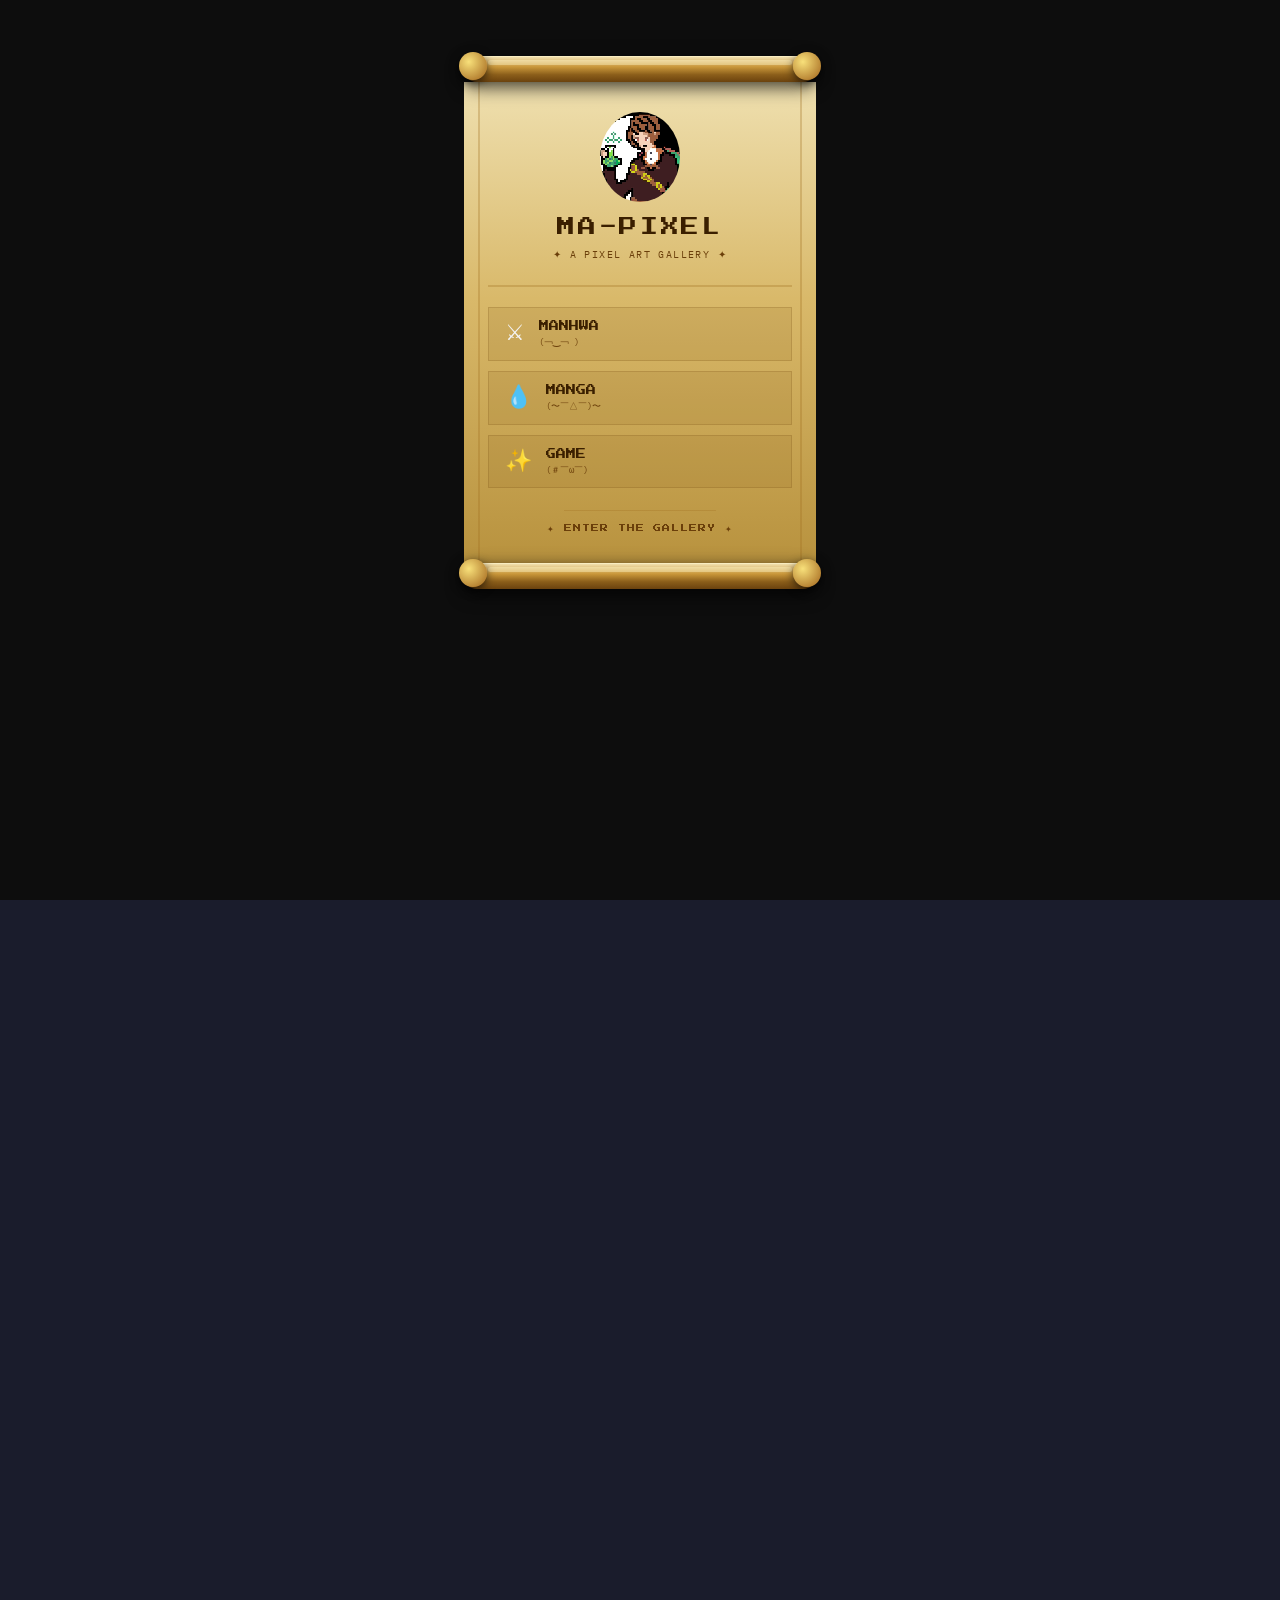
<file: Pixel_art.html>
<!DOCTYPE html>
<html lang="en">
<head>
  <meta charset="UTF-8">
  <meta name="viewport" content="width=device-width, initial-scale=1.0">
  <title>MA-PIXEL</title>
  <link rel="preconnect" href="https://fonts.googleapis.com">
  <link href="https://fonts.googleapis.com/css2?family=Press+Start+2P&family=IBM+Plex+Mono:wght@400;500&family=VT323&display=swap" rel="stylesheet">
  <link rel="stylesheet" href="pixel_art.css">
</head>
<body>

  <!-- ══════════════════════════════════════════
       INTRO OVERLAY
       ══════════════════════════════════════════ -->
  <div id="intro-overlay">
    <div id="intro-scroll-wrap">

      <!-- Top rod (always visible first) -->
      <div class="scroll-rod" id="intro-rod-top">
        <div class="rod-shine"></div>
        <div class="rod-cap rod-cap-left"></div>
        <div class="rod-cap rod-cap-right"></div>
      </div>

      <!-- Body that unrolls downward -->
      <div id="intro-body">
        <div class="intro-parchment">
          <div class="intro-deco-line left"></div>
          <div class="intro-deco-line right"></div>

          <div class="intro-title-block">
            <img src="gambar/PROFILE.jpg" alt="" class="intro-sprite"
                 onerror="this.style.display='none'">
            <div class="intro-name">MA-PIXEL</div>
            <div class="intro-sub">✦ A PIXEL ART GALLERY ✦</div>
          </div>

          <div class="intro-entries">
            <div class="intro-entry">
              <span class="intro-icon">⚔</span>
              <div>
                <div class="intro-entry-title">MANHWA</div>
                <div class="intro-entry-sub">(￢‿￢ )</div>
              </div>
            </div>
            <div class="intro-entry">
              <span class="intro-icon">💧</span>
              <div>
                <div class="intro-entry-title">MANGA</div>
                <div class="intro-entry-sub">(〜￣△￣)〜</div>
              </div>
            </div>
            <div class="intro-entry">
              <span class="intro-icon">✨</span>
              <div>
                <div class="intro-entry-title">GAME</div>
                <div class="intro-entry-sub">(＃￣ω￣)</div>
              </div>
            </div>
          </div>

          <div class="intro-divider"></div>
          <div class="intro-enter">✦ ENTER THE GALLERY ✦</div>
          <div style="height:28px"></div>
        </div>
      </div>

      <!-- Bottom rod — fades in after body opens -->
      <div class="scroll-rod" id="intro-rod-bottom">
        <div class="rod-shine"></div>
        <div class="rod-cap rod-cap-left"></div>
        <div class="rod-cap rod-cap-right"></div>
      </div>

    </div>
  </div>

  <!-- ══════════════════════════════════════════
       MAIN PAGE (hidden until intro done)
       ══════════════════════════════════════════ -->
  <div id="main-page">

    <!-- HEADER -->
    <div class="pixelhead">
      <h1><span>MA-PIXEL</span></h1>
      <p>Characters I made myself, inspired by manga and manhwa that I read.</p>
    </div>

    <!-- ══════════════════════════════════════════
         PIXEL ART CAROUSEL
         Gambar diambil dari folder: character_pixel/
         ══════════════════════════════════════════ -->
    <div class="px-carousel-section">
      <p class="px-carousel-label">▓ GALLERY PREVIEW ▓</p>

      <!-- Baris 1 — bergerak ke kiri -->
      <div class="px-track-wrap">
        <div class="px-track px-track--left">
          <div class="px-card" style="--r:-8deg;"><img src="character_pixel/aela_large.png" alt="Aela"><div class="px-card-label">AELA</div></div>
          <div class="px-card" style="--r:5deg;"><img src="character_pixel/Alchemist.jpg" alt="Alchemist"><div class="px-card-label">ALCHEMIST</div></div>
          <div class="px-card" style="--r:-12deg;"><img src="character_pixel/alduin_large.png" alt="Alduin"><div class="px-card-label">ALDUIN</div></div>
          <div class="px-card" style="--r:9deg;"><img src="character_pixel/Campfire.gif" alt="Campfire"><div class="px-card-label">CAMPFIRE</div></div>
          <div class="px-card" style="--r:-5deg;"><img src="character_pixel/ceciro_large.png" alt="Ceciro"><div class="px-card-label">CECIRO</div></div>
          <div class="px-card" style="--r:14deg;"><img src="character_pixel/coffe_shop.jpg" alt="Coffee Shop"><div class="px-card-label">COFFEE SHOP</div></div>
          <div class="px-card" style="--r:-10deg;"><img src="character_pixel/corin_sorry.png" alt="Corin"><div class="px-card-label">CORIN</div></div>
          <div class="px-card" style="--r:6deg;"><img src="character_pixel/dragonborn_large.png" alt="Dragonborn"><div class="px-card-label">DRAGONBORN</div></div>
          <!-- Duplikat seamless loop -->
          <div class="px-card" style="--r:-8deg;" aria-hidden="true"><img src="character_pixel/aela_large.png" alt=""><div class="px-card-label">AELA</div></div>
          <div class="px-card" style="--r:5deg;" aria-hidden="true"><img src="character_pixel/Alchemist.jpg" alt=""><div class="px-card-label">ALCHEMIST</div></div>
          <div class="px-card" style="--r:-12deg;" aria-hidden="true"><img src="character_pixel/alduin_large.png" alt=""><div class="px-card-label">ALDUIN</div></div>
          <div class="px-card" style="--r:9deg;" aria-hidden="true"><img src="character_pixel/Campfire.gif" alt=""><div class="px-card-label">CAMPFIRE</div></div>
          <div class="px-card" style="--r:-5deg;" aria-hidden="true"><img src="character_pixel/ceciro_large.png" alt=""><div class="px-card-label">CECIRO</div></div>
          <div class="px-card" style="--r:14deg;" aria-hidden="true"><img src="character_pixel/coffe_shop.jpg" alt=""><div class="px-card-label">COFFEE SHOP</div></div>
          <div class="px-card" style="--r:-10deg;" aria-hidden="true"><img src="character_pixel/corin_sorry.png" alt=""><div class="px-card-label">CORIN</div></div>
          <div class="px-card" style="--r:6deg;" aria-hidden="true"><img src="character_pixel/dragonborn_large.png" alt=""><div class="px-card-label">DRAGONBORN</div></div>
        </div>
      </div>

      <!-- Baris 2 — bergerak ke kanan -->
      <div class="px-track-wrap">
        <div class="px-track px-track--right">
          <div class="px-card" style="--r:11deg;"><img src="character_pixel/edd_large.png" alt="Edd"><div class="px-card-label">EDD</div></div>
          <div class="px-card" style="--r:-7deg;"><img src="character_pixel/erik_large.png" alt="Erik"><div class="px-card-label">ERIK</div></div>
          <div class="px-card" style="--r:4deg;"><img src="character_pixel/erin_danua_LARGE.png" alt="Erin Danua"><div class="px-card-label">ERIN DANUA</div></div>
          <div class="px-card" style="--r:-13deg;"><img src="character_pixel/kazuma_XL.png" alt="Kazuma"><div class="px-card-label">KAZUMA</div></div>
          <div class="px-card" style="--r:8deg;"><img src="character_pixel/LP3I_Char2.png" alt="LP3I Char"><div class="px-card-label">LP3I CHAR</div></div>
          <div class="px-card" style="--r:-4deg;"><img src="character_pixel/lucy_robe_and_hat.png" alt="Lucy"><div class="px-card-label">LUCY</div></div>
          <div class="px-card" style="--r:15deg;"><img src="character_pixel/Rayna.jpg" alt="Rayna"><div class="px-card-label">RAYNA</div></div>
          <div class="px-card" style="--r:-9deg;"><img src="character_pixel/serana_large.png" alt="Serana"><div class="px-card-label">SERANA</div></div>
          <!-- Duplikat seamless loop -->
          <div class="px-card" style="--r:11deg;" aria-hidden="true"><img src="character_pixel/edd_large.png" alt=""><div class="px-card-label">EDD</div></div>
          <div class="px-card" style="--r:-7deg;" aria-hidden="true"><img src="character_pixel/erik_large.png" alt=""><div class="px-card-label">ERIK</div></div>
          <div class="px-card" style="--r:4deg;" aria-hidden="true"><img src="character_pixel/erin_danua_LARGE.png" alt=""><div class="px-card-label">ERIN DANUA</div></div>
          <div class="px-card" style="--r:-13deg;" aria-hidden="true"><img src="character_pixel/kazuma_XL.png" alt=""><div class="px-card-label">KAZUMA</div></div>
          <div class="px-card" style="--r:8deg;" aria-hidden="true"><img src="character_pixel/LP3I_Char2.png" alt=""><div class="px-card-label">LP3I CHAR</div></div>
          <div class="px-card" style="--r:-4deg;" aria-hidden="true"><img src="character_pixel/lucy_robe_and_hat.png" alt=""><div class="px-card-label">LUCY</div></div>
          <div class="px-card" style="--r:15deg;" aria-hidden="true"><img src="character_pixel/Rayna.jpg" alt=""><div class="px-card-label">RAYNA</div></div>
          <div class="px-card" style="--r:-9deg;" aria-hidden="true"><img src="character_pixel/serana_large.png" alt=""><div class="px-card-label">SERANA</div></div>
        </div>
      </div>

    </div><!-- end px-carousel-section -->

    <!-- ── SCROLL BANNER: full-width parchment background ── -->
    <div id="scroll-banner">

      <!-- Top rod, full width -->
      <div class="banner-rod" id="banner-rod-top">
        <div class="rod-shine"></div>
        <div class="rod-cap rod-cap-left"></div>
        <div class="rod-cap rod-cap-right"></div>
      </div>

      <!-- Parchment body: grows with content -->
      <div id="banner-body">

        <!-- Content wrapper (max-width for readability, centered) -->
        <div class="content-wrap">

          <!-- ═══ SECTION: CORIN & ERIN ═══ -->
          <section class="corin-section">
            <div class="section-label">
              <h2><a href="https://i-killed-the-player-of-the-academy.fandom.com/wiki/I_Killed_the_Player_of_the_Academy_Wiki" target="_blank">I Killed Academy Player ↗</a></h2>
            </div>
            <div class="corin-grid">
              <div class="corin-video-wrap">
                <div class="video-frame">
                  <video autoplay muted loop>
                    <source src="gambar/erin & corin.mp4" type="video/mp4">
                  </video>
                </div>
              </div>
              <div class="corin-text">
                <h2><a href="https://i-killed-the-player-of-the-academy.fandom.com/wiki/I_Killed_the_Player_of_the_Academy_Wiki" target="_blank">I Killed Academy Player</a></h2>
                <p>This pixel art is from the manhwa <b>I Killed Academy Player</b>. The characters are Corin Loch (the man in a white t-shirt and brown vest) and Erin Danua. They start as teacher and student, but their relationship slowly grows into something more romantic.</p>
              </div>
              <div class="corin-covers">
                <div class="cover-img"><img src="gambar/Erin.webp" alt="Erin cover"></div>
                <div class="cover-img"><img src="gambar/corincover2.webp" alt="Corin cover"></div>
              </div>
            </div>
          </section>

          <!-- ═══ SECTION: LLYOD ═══ -->
          <section class="llyod-section">
            <div class="section-label">
              <h2><a href="https://dragonschef.fandom.com/wiki/The_Greatest_Estate_Developer_Wiki" target="_blank">The Greatest Estate Developer ↗</a></h2>
            </div>
            <div class="llyod-grid">
              <div class="llyod-gif-wrap">
                <div class="llyod-gif-frame">
                  <img src="gambar/llyod IS WATER.gif" alt="Llyod pixel art animation">
                </div>
              </div>
              <div class="llyod-article">
                <h2><a href="https://dragonschef.fandom.com/wiki/The_Greatest_Estate_Developer_Wiki" target="_blank">The Greatest Estate Developer</a></h2>
                <h3 class="slogan">"WATER IS GOOD"<br>"LLYOD IS WATER"<br>"LLYOD IS GOOD"</h3>
                <p>One of the most iconic quotes in this manhwa. You can find it in the hell arc around chapter 95–110. Llyod (the MC) helps a village experiencing drought, but since the villagers don't trust him, he takes an unusual approach — convincing them that "water is good for life, Llyod gives water, so Llyod is good." Read it yourself to understand what "unusual" really means.</p>
              </div>
              <div class="llyod-cover-wrap">
                <img src="gambar/The_Greatest_Estate_Developer_Volume_1_Cover.jpg" alt="cover">
              </div>
            </div>
          </section>

          <!-- ═══ SECTION: EDD & LUCY ═══ -->
          <section class="edd-section">
            <div class="section-label">
              <h2><a href="https://academysurvival.fandom.com/wiki/The_Extra%E2%80%99s_Academy_Survival_Guide_Wiki" target="_blank">The Extra's Academy Survival Guide ↗</a></h2>
            </div>
            <div class="edd-grid">
              <div class="edd-video-wrap">
                <div class="video-frame">
                  <video autoplay muted loop>
                    <source src="gambar/ed_Crisis_Identity (1).mp4" type="video/mp4">
                  </video>
                </div>
              </div>
              <div class="edd-text">
                <h2><a href="https://academysurvival.fandom.com/wiki/The_Extra%E2%80%99s_Academy_Survival_Guide_Wiki" target="_blank">The Extra's Academy Survival Guide</a></h2>
                <p>The characters in this pixel art are Ed Rosthaylor (the yellow-haired guy), the MC by the way, and Lucy Mayreel (the magical girl). In the lore, Lucy was close to Ed at first because Edd had a cabin in the academy forest and Lucy really liked sleeping or relaxing around the cabin.<br><b style="color: aliceblue;">Context of the dialogue in Lucy's bubble chat:</b> at the beginning of the story, the reader does not know the name or surname of Ed (MC), where in the dialogue, Ed's last name is censored like this "Ed *******or" so that the readers, or perhaps more precisely, readers in Indonesia, name Ed's last name according to their wishes as a joke, they say "the important thing is that the end of his name is 'or'."</p>
              </div>
              <div class="edd-covers">
                <div class="cover-img"><img src="gambar/eddcover.jpg" alt="Edd cover"></div>
                <div class="cover-img"><img src="gambar/eddcover1.jpg" alt="Edd cover"></div>
              </div>
            </div>
          </section>

          <!-- Burger Bangor Section -->
            <section class="bangor-section">
            <div class="section-label">
              <h2><a href="https://burgerbangorindonesia.com/" target="_blank">BURGER BANGOR ↗</a></h2>
            </div>
            <div class="bangor-grid">
              <div class="bangor-video-wrap">
                <div class="video-frame">
                  <img src="gambar/mockup_bangor.png" alt="Mockup Product" class="bangor">
                </div>
              </div>
              <div class="bangor-text">
                <h2><a href="https://burgerbangorindonesia.com/" target="_blank">BURGER BANGOR GRILL BOX DESIGN</a></h2>
                <p>I created this packaging design for a competition held by Bangor Burger, a fairly large local burger chain in Indonesia.
                  <br>
                I created this design using only four colors,</p>
                <ul>
                  <li>GreenYellow(97CC00FF)</li>
                  <li>Sage Green(8BB68AFF)</li>
                  <li>Olive Green(54612BFF)</li>
                  <li>Black Out(222222FF)</li>
                </ul>

                <p> as per their requirements, taken from their main brand colors, with their chosen theme of "Bangor Culture Today
                (Share What We Live)." This theme focuses on people's activities with a Bangor burger as a companion. So, I created pixel art that illustrates people's activities like ordering food, going to or from work,
                and looking at computers—things we often encounter around us.</p>
              </div>
              <div class="bangor-covers">
                <div class="cover-img"><img src="gambar/box_final.png" alt="Box Design"></div>
                <div class="cover-img"><img src="gambar/TEMPLATE GRILL BOX.jpg" alt="Template Grill Box"></div>
              </div>
            </div>
          </section>

          <!-- Balcon section--> 

          <section class="balcon-section">
            <div class="section-label">
              <h2>The Balcon (OG Art) ↗</h2>
            </div>
            <div class="balcon-grid">
              <div class="balcon-gif-wrap">
                <div class="balcon-gif-frame">
                  <img src="gambar/Balcon.gif" alt="Balcon pixel art animation">
                </div>
              </div>
              <div class="balcon-article">
                <h2>The Balcon</h2>
                <p>
                  This is an original piece of pixel art I created. 
                  It depicts someone gazing out at the bustling city while enjoying a cup of coffee on their balcony. 
                  I used a limited number of frames, giving the animation a somewhat rough look, but I really enjoy the piece; 
                  I even use it as my phone wallpaper since I designed the aspect ratio to fit mobile devices perfectly.
                </p>
              </div>
            </div>
           
          </section>

          <!--
            ═══════════════════════════════════════
            TAMBAH SECTION BARU DI SINI
            Cukup copy salah satu section di atas
            dan ganti class prefix-nya
            ═══════════════════════════════════════
          -->

        </div><!-- end content-wrap -->
      </div><!-- end banner-body -->

      <!-- Bottom rod, full width -->
      <div class="banner-rod" id="banner-rod-bottom">
        <div class="rod-shine"></div>
        <div class="rod-cap rod-cap-left"></div>
        <div class="rod-cap rod-cap-right"></div>
      </div>

    </div><!-- end scroll-banner -->
  </div><!-- end main-page -->

  <script>
    var overlay   = document.getElementById('intro-overlay');
    var introBody = document.getElementById('intro-body');
    var mainPage  = document.getElementById('main-page');

    // Phase 1 — open the intro scroll
    setTimeout(function() {
      introBody.classList.add('open');
    }, 500);

    // Phase 2 — fade out intro, show main page
    setTimeout(function() {
      overlay.classList.add('fade-out');
      mainPage.classList.add('visible');
    }, 2900);

    // Phase 3 — remove overlay from layout entirely
    setTimeout(function() {
      overlay.style.display = 'none';
    }, 3900);
  </script>

</body>
</html>
</file>
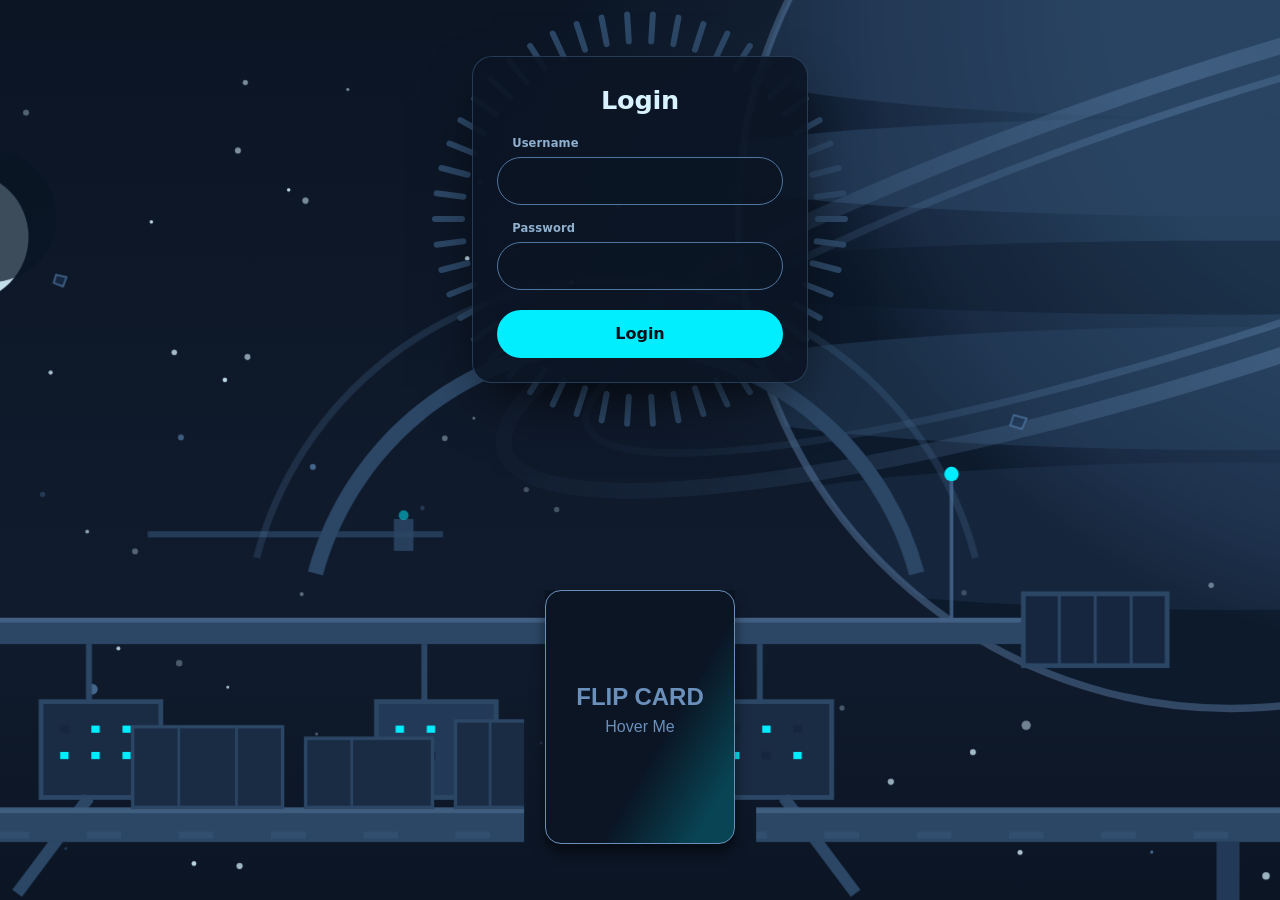
<file: WebTugas/login.html>
<!doctype html>
<html lang="en">
  <head>
    <meta charset="UTF-8" />
    <meta name="viewport" content="width=device-width, initial-scale=1.0" />
    <meta name="color-scheme" content="dark" />
    <meta name="theme-color" content="#0b1524" />
    <title>Login Page</title>
    <link
      href="https://cdn.jsdelivr.net/npm/bootstrap@5.3.8/dist/css/bootstrap.min.css"
      rel="stylesheet"
    />
    <link
      href="https://cdn.jsdelivr.net/npm/bootstrap-icons@1.11.3/font/bootstrap-icons.min.css"
      rel="stylesheet"
    />
    <link rel="stylesheet" href="assets/css/login-parallax.css" />
    <link rel="stylesheet" href="assets/css/login.css" />
    <link rel="stylesheet" href="assets/css/flipCard.css" />
  </head>
  <body>
    <div
      class="px"
      role="img"
      aria-label="Orbital dock at night: a ringed gas giant, layered station structures and running lights over deep space"
    >
      <div class="scene">
        <!-- L1 z:20 - sky, stars, moon, debris streak -->
        <div class="layer" aria-hidden="true" style="--z: 20">
          <svg viewBox="0 0 160 90" preserveAspectRatio="xMidYMid slice">
            <circle
              cx="77.12"
              cy="85.21"
              r="0.2"
              fill="#d8f3ff"
              opacity="0.82"
            />
            <circle
              cx="143.15"
              cy="75.47"
              r="0.21"
              fill="#d8f3ff"
              opacity="0.85"
            />
            <circle
              cx="127.02"
              cy="75.33"
              r="0.2"
              fill="#d8f3ff"
              opacity="0.48"
            />
            <circle
              cx="6.04"
              cy="7.25"
              r="0.12"
              fill="#d8f3ff"
              opacity="0.79"
            />
            <circle
              cx="46.87"
              cy="39.41"
              r="0.18"
              fill="#d8f3ff"
              opacity="0.89"
            />
            <circle
              cx="26.64"
              cy="43.86"
              r="0.14"
              fill="#d8f3ff"
              opacity="0.9"
            />
            <circle
              cx="110.82"
              cy="66.97"
              r="0.37"
              fill="#d8f3ff"
              opacity="0.49"
            />
            <circle
              cx="96.12"
              cy="65.59"
              r="0.21"
              fill="#d8f3ff"
              opacity="0.29"
            />
            <circle
              cx="70.26"
              cy="29.27"
              r="0.11"
              fill="#4f76a1"
              opacity="0.35"
            />
            <circle
              cx="6.88"
              cy="34.42"
              r="0.25"
              fill="#d8f3ff"
              opacity="0.37"
            />
            <circle
              cx="31.41"
              cy="3.36"
              r="0.15"
              fill="#4f76a1"
              opacity="0.8"
            />
            <circle
              cx="40.12"
              cy="70.71"
              r="0.12"
              fill="#d8f3ff"
              opacity="0.85"
            />
            <circle
              cx="10.95"
              cy="25.61"
              r="0.41"
              fill="#d8f3ff"
              opacity="0.58"
              class="tw"
              style="animation-delay: -2.2s"
            />
            <circle
              cx="52.27"
              cy="3.02"
              r="0.13"
              fill="#d8f3ff"
              opacity="0.4"
            />
            <circle
              cx="50.18"
              cy="82.83"
              r="0.12"
              fill="#4f76a1"
              opacity="0.54"
            />
            <circle
              cx="62.64"
              cy="49.63"
              r="0.18"
              fill="#4f76a1"
              opacity="0.37"
            />
            <circle
              cx="48.5"
              cy="15.67"
              r="0.21"
              fill="#d8f3ff"
              opacity="0.53"
            />
            <circle
              cx="119.76"
              cy="82.26"
              r="0.19"
              fill="#d8f3ff"
              opacity="0.38"
            />
            <circle
              cx="44.08"
              cy="86.07"
              r="0.18"
              fill="#d8f3ff"
              opacity="0.26"
            />
            <circle
              cx="4.26"
              cy="29.07"
              r="0.13"
              fill="#d8f3ff"
              opacity="0.66"
            />
            <circle
              cx="44.4"
              cy="78.01"
              r="0.19"
              fill="#d8f3ff"
              opacity="0.88"
            />
            <circle
              cx="43.36"
              cy="44"
              r="0.24"
              fill="#4f76a1"
              opacity="0.73"
              class="tw"
              style="animation-delay: -2s"
            />
            <circle
              cx="147.07"
              cy="79.25"
              r="0.41"
              fill="#d8f3ff"
              opacity="0.8"
            />
            <circle
              cx="21.62"
              cy="46.84"
              r="0.2"
              fill="#d8f3ff"
              opacity="0.5"
            />
            <circle
              cx="17.89"
              cy="69.32"
              r="0.14"
              fill="#4f76a1"
              opacity="0.62"
            />
            <circle
              cx="43.22"
              cy="62.02"
              r="0.26"
              fill="#d8f3ff"
              opacity="0.3"
            />
            <circle
              cx="38.37"
              cy="60.84"
              r="0.16"
              fill="#d8f3ff"
              opacity="0.78"
            />
            <circle
              cx="88.57"
              cy="66.84"
              r="0.33"
              fill="#4f76a1"
              opacity="0.54"
            />
            <circle
              cx="50.86"
              cy="68.75"
              r="0.11"
              fill="#d8f3ff"
              opacity="0.68"
            />
            <circle
              cx="5.65"
              cy="6.99"
              r="0.21"
              fill="#d8f3ff"
              opacity="0.33"
            />
            <circle
              cx="4.54"
              cy="77.85"
              r="0.17"
              fill="#4f76a1"
              opacity="0.89"
              class="tw"
              style="animation-delay: -2.9s"
            />
            <circle
              cx="27.28"
              cy="61.61"
              r="0.17"
              fill="#d8f3ff"
              opacity="0.45"
              class="tw"
              style="animation-delay: -0.5s"
            />
            <circle cx="41" cy="26.8" r="0.14" fill="#d8f3ff" opacity="0.87" />
            <circle
              cx="72.12"
              cy="68.38"
              r="0.13"
              fill="#4f76a1"
              opacity="0.29"
            />
            <circle
              cx="106.16"
              cy="75.66"
              r="0.22"
              fill="#d8f3ff"
              opacity="0.56"
            />
            <circle
              cx="47.1"
              cy="63.93"
              r="0.12"
              fill="#d8f3ff"
              opacity="0.77"
            />
            <circle cx="53" cy="56.5" r="0.16" fill="#d8f3ff" opacity="0.38" />
            <circle
              cx="84.41"
              cy="85.92"
              r="0.22"
              fill="#4f76a1"
              opacity="0.45"
            />
            <circle
              cx="67.24"
              cy="23.57"
              r="0.21"
              fill="#4f76a1"
              opacity="0.55"
              class="tw"
              style="animation-delay: -0.6s"
            />
            <circle
              cx="12.96"
              cy="46.93"
              r="0.22"
              fill="#d8f3ff"
              opacity="0.79"
            />
            <circle
              cx="64.42"
              cy="44.06"
              r="0.23"
              fill="#d8f3ff"
              opacity="0.38"
            />
            <circle
              cx="24.1"
              cy="6.69"
              r="0.22"
              fill="#d8f3ff"
              opacity="0.47"
              class="tw"
              style="animation-delay: 0s"
            />
            <circle
              cx="11.58"
              cy="73.93"
              r="0.22"
              fill="#4f76a1"
              opacity="0.51"
            />
            <circle
              cx="100.02"
              cy="71.47"
              r="0.25"
              fill="#d8f3ff"
              opacity="0.67"
            />
            <circle
              cx="72.59"
              cy="64.24"
              r="0.16"
              fill="#d8f3ff"
              opacity="0.29"
            />
            <circle
              cx="8.24"
              cy="67.57"
              r="0.2"
              fill="#d8f3ff"
              opacity="0.72"
            />
            <circle
              cx="26.8"
              cy="77.08"
              r="0.12"
              fill="#d8f3ff"
              opacity="0.53"
            />
            <circle
              cx="42.83"
              cy="37.22"
              r="0.22"
              fill="#d8f3ff"
              opacity="0.75"
            />
            <circle
              cx="25.88"
              cy="13.63"
              r="0.17"
              fill="#d8f3ff"
              opacity="0.79"
            />
            <circle
              cx="74.52"
              cy="31.64"
              r="0.19"
              fill="#d8f3ff"
              opacity="0.87"
            />
            <circle
              cx="53.89"
              cy="46.35"
              r="0.24"
              fill="#4f76a1"
              opacity="0.82"
            />
            <circle
              cx="34.17"
              cy="76.81"
              r="0.11"
              fill="#4f76a1"
              opacity="0.39"
            />
            <circle
              cx="153.01"
              cy="82.28"
              r="0.18"
              fill="#d8f3ff"
              opacity="0.36"
            />
            <circle
              cx="54.19"
              cy="67.66"
              r="0.13"
              fill="#d8f3ff"
              opacity="0.29"
            />
            <circle
              cx="47.91"
              cy="21.1"
              r="0.24"
              fill="#d8f3ff"
              opacity="0.55"
            />
            <circle
              cx="5.86"
              cy="33.24"
              r="0.15"
              fill="#d8f3ff"
              opacity="0.37"
            />
            <circle
              cx="66.21"
              cy="29.71"
              r="0.18"
              fill="#d8f3ff"
              opacity="0.88"
            />
            <circle
              cx="2.91"
              cy="60.09"
              r="0.22"
              fill="#d8f3ff"
              opacity="0.38"
            />
            <circle
              cx="39.7"
              cy="53.09"
              r="0.24"
              fill="#d8f3ff"
              opacity="0.34"
            />
            <circle cx="129.96" cy="79" r="0.3" fill="#d8f3ff" opacity="0.71" />
            <circle
              cx="78.26"
              cy="25.47"
              r="0.26"
              fill="#4f76a1"
              opacity="0.59"
            />
            <circle
              cx="36.29"
              cy="64.09"
              r="0.43"
              fill="#4f76a1"
              opacity="0.84"
            />
            <circle
              cx="106.57"
              cy="69.11"
              r="0.24"
              fill="#d8f3ff"
              opacity="0.74"
            />
            <circle
              cx="25.45"
              cy="55.4"
              r="0.2"
              fill="#4f76a1"
              opacity="0.81"
            />
            <circle
              cx="32.96"
              cy="38.82"
              r="0.17"
              fill="#d8f3ff"
              opacity="0.76"
            />
            <circle
              cx="27.79"
              cy="66.26"
              r="0.19"
              fill="#d8f3ff"
              opacity="0.73"
            />
            <circle
              cx="110.33"
              cy="77.11"
              r="0.2"
              fill="#d8f3ff"
              opacity="0.78"
            />
            <circle
              cx="56.68"
              cy="16.23"
              r="0.12"
              fill="#d8f3ff"
              opacity="0.54"
            />
            <circle
              cx="35.88"
              cy="51.51"
              r="0.15"
              fill="#d8f3ff"
              opacity="0.62"
            />
            <circle
              cx="51.96"
              cy="24.24"
              r="0.14"
              fill="#d8f3ff"
              opacity="0.87"
            />
            <circle
              cx="18.77"
              cy="64.93"
              r="0.15"
              fill="#d8f3ff"
              opacity="0.33"
            />
            <circle
              cx="23.72"
              cy="58.05"
              r="0.33"
              fill="#d8f3ff"
              opacity="0.69"
            />
            <circle cx="31" cy="18.07" r="0.24" fill="#d8f3ff" opacity="0.35" />
            <circle
              cx="89.4"
              cy="69.18"
              r="0.44"
              fill="#d8f3ff"
              opacity="0.63"
            />
            <circle
              cx="66.74"
              cy="42.45"
              r="0.12"
              fill="#d8f3ff"
              opacity="0.41"
            />
            <circle
              cx="43.04"
              cy="84.98"
              r="0.23"
              fill="#d8f3ff"
              opacity="0.43"
            />
            <circle
              cx="4.39"
              cy="77.44"
              r="0.26"
              fill="#d8f3ff"
              opacity="0.71"
            />
            <circle
              cx="119.53"
              cy="84.05"
              r="0.32"
              fill="#4f76a1"
              opacity="0.67"
            />
            <circle
              cx="4.63"
              cy="64.52"
              r="0.22"
              fill="#d8f3ff"
              opacity="0.25"
            />
            <circle
              cx="6.81"
              cy="28.3"
              r="0.14"
              fill="#d8f3ff"
              opacity="0.42"
              class="tw"
              style="animation-delay: -2.5s"
            />
            <circle
              cx="56.97"
              cy="8.16"
              r="0.14"
              fill="#d8f3ff"
              opacity="0.82"
            />
            <circle
              cx="135.84"
              cy="84.39"
              r="0.17"
              fill="#d8f3ff"
              opacity="0.67"
            />
            <circle
              cx="4.61"
              cy="30.24"
              r="0.13"
              fill="#d8f3ff"
              opacity="0.32"
            />
            <circle
              cx="25.37"
              cy="3.48"
              r="0.13"
              fill="#d8f3ff"
              opacity="0.72"
              class="tw"
              style="animation-delay: -1.2s"
            />
            <circle
              cx="59.35"
              cy="83.89"
              r="0.36"
              fill="#d8f3ff"
              opacity="0.51"
            />
            <circle
              cx="48.67"
              cy="37.58"
              r="0.24"
              fill="#d8f3ff"
              opacity="0.6"
            />
            <circle
              cx="23.77"
              cy="72.28"
              r="0.24"
              fill="#4f76a1"
              opacity="0.85"
            />
            <circle
              cx="7.83"
              cy="13.76"
              r="0.12"
              fill="#4f76a1"
              opacity="0.81"
            />
            <circle
              cx="32.32"
              cy="48.55"
              r="0.22"
              fill="#4f76a1"
              opacity="0.34"
            />
            <circle
              cx="48.04"
              cy="78.2"
              r="0.25"
              fill="#d8f3ff"
              opacity="0.73"
            />
            <circle
              cx="53.3"
              cy="25.1"
              r="0.25"
              fill="#d8f3ff"
              opacity="0.53"
            />
            <circle
              cx="120.84"
              cy="77.09"
              r="0.13"
              fill="#4f76a1"
              opacity="0.84"
            />

            <circle cx="26" cy="28" r="5.2" fill="#d8f3ff" opacity="0.9" />
            <circle cx="28.2" cy="26.4" r="5.2" fill="#0b1524" opacity="0.72" />

            <g transform="translate(106,12)">
              <path
                class="met"
                d="M0 0 L16 6"
                stroke="#d8f3ff"
                stroke-width="0.3"
                opacity="0.7"
              />
            </g>
          </svg>
        </div>

        <!-- L2 z:70 - gas giant with ring, far structures -->
        <div class="layer" aria-hidden="true" style="--z: 70">
          <svg viewBox="0 0 160 90" preserveAspectRatio="xMidYMid slice">
            <defs>
              <clipPath id="lp-planet">
                <circle cx="128" cy="26" r="40" />
              </clipPath>
              <radialGradient id="lp-atmo" cx="0.7" cy="0.28" r="0.66">
                <stop offset="0.5" stop-color="#26425f" />
                <stop offset="0.85" stop-color="#1a2b44" />
                <stop offset="1" stop-color="#0d1a2c" />
              </radialGradient>
              <linearGradient id="lp-ring" x1="0" y1="0" x2="1" y2="0">
                <stop offset="0" stop-color="#4f76a1" stop-opacity="0.05" />
                <stop offset="0.5" stop-color="#6a90bb" stop-opacity="0.34" />
                <stop offset="1" stop-color="#4f76a1" stop-opacity="0.05" />
              </linearGradient>
            </defs>

            <g clip-path="url(#lp-planet)">
              <circle cx="128" cy="26" r="40" fill="url(#lp-atmo)" />
              <ellipse
                cx="128"
                cy="12"
                rx="46"
                ry="6"
                fill="#2c4766"
                opacity="0.5"
              />
              <ellipse
                cx="128"
                cy="22"
                rx="46"
                ry="4"
                fill="#2c4766"
                opacity="0.6"
              />
              <ellipse
                cx="128"
                cy="31"
                rx="46"
                ry="3"
                fill="#0b1524"
                opacity="0.35"
              />
              <ellipse
                cx="128"
                cy="40"
                rx="46"
                ry="5"
                fill="#2c4766"
                opacity="0.45"
              />
              <ellipse
                cx="128"
                cy="52"
                rx="46"
                ry="6"
                fill="#2c4766"
                opacity="0.28"
              />
            </g>
            <circle
              cx="128"
              cy="26"
              r="40"
              fill="none"
              stroke="#6a90bb"
              stroke-width="0.6"
              opacity="0.4"
            />

            <g transform="rotate(-18 128 26)">
              <ellipse
                cx="128"
                cy="26"
                rx="62"
                ry="12"
                fill="none"
                stroke="url(#lp-ring)"
                stroke-width="1.3"
              />
              <ellipse
                cx="128"
                cy="26"
                rx="55"
                ry="9.5"
                fill="none"
                stroke="url(#lp-ring)"
                stroke-width="0.6"
              />
            </g>

            <circle
              cx="11.95"
              cy="45.67"
              r="0.22"
              fill="#d8f3ff"
              opacity="0.37"
              class="tw"
              style="animation-delay: -2.1s"
            />
            <circle
              cx="136.81"
              cy="47.11"
              r="0.22"
              fill="#d8f3ff"
              opacity="0.25"
              class="tw"
              style="animation-delay: -1s"
            />
            <circle
              cx="126.4"
              cy="55.99"
              r="0.22"
              fill="#d8f3ff"
              opacity="0.43"
              class="tw"
              style="animation-delay: -2.4s"
            />
            <circle
              cx="106.32"
              cy="56.6"
              r="0.22"
              fill="#d8f3ff"
              opacity="0.21"
              class="tw"
              style="animation-delay: -0.5s"
            />
            <circle
              cx="70.76"
              cy="48.22"
              r="0.22"
              fill="#d8f3ff"
              opacity="0.26"
              class="tw"
              style="animation-delay: -1.4s"
            />
            <circle
              cx="8.93"
              cy="53.29"
              r="0.22"
              fill="#d8f3ff"
              opacity="0.48"
              class="tw"
              style="animation-delay: -0.5s"
            />
            <circle
              cx="73.23"
              cy="49.84"
              r="0.22"
              fill="#d8f3ff"
              opacity="0.27"
              class="tw"
              style="animation-delay: -1s"
            />

            <rect
              x="40"
              y="51.6"
              width="24"
              height="0.5"
              fill="#2c4766"
              opacity="0.75"
            />
            <rect
              x="60"
              y="50.6"
              width="1.6"
              height="2.6"
              fill="#2c4766"
              opacity="0.85"
            />
            <circle cx="60.8" cy="50.3" r="0.4" fill="#00eeff" opacity="0.5" />
          </svg>
        </div>

        <!-- L3 z:140 - orbital station -->
        <div class="layer" aria-hidden="true" style="--z: 140">
          <svg viewBox="0 0 160 90" preserveAspectRatio="xMidYMax slice">
            <path
              d="M48 54 A31 31 0 0 1 108 54"
              fill="none"
              stroke="#4f76a1"
              stroke-width="0.6"
              opacity="0.24"
            />
            <path
              d="M52.9 55.3 A26 26 0 0 1 103.1 55.3"
              fill="none"
              stroke="#2c4766"
              stroke-width="1.3"
            />

            <line
              x1="20"
              y1="59"
              x2="20"
              y2="42"
              stroke="#4f76a1"
              stroke-width="0.3"
              opacity="0.7"
            />
            <line
              x1="106"
              y1="59"
              x2="106"
              y2="47"
              stroke="#4f76a1"
              stroke-width="0.3"
              opacity="0.7"
            />
            <circle
              cx="20"
              cy="42"
              r="0.6"
              fill="#00eeff"
              class="fk"
              style="animation-delay: -1s"
            />
            <circle
              cx="106"
              cy="47"
              r="0.6"
              fill="#00eeff"
              class="fk"
              style="animation-delay: -2.6s"
            />

            <rect x="14" y="59" width="98" height="2.2" fill="#2c4766" />
            <rect
              x="14"
              y="59"
              width="98"
              height="0.4"
              fill="#6a90bb"
              opacity="0.35"
            />

            <rect
              x="2"
              y="57"
              width="12"
              height="6"
              fill="#16263e"
              stroke="#2c4766"
              stroke-width="0.4"
            />
            <line
              x1="5"
              y1="57"
              x2="5"
              y2="63"
              stroke="#2c4766"
              stroke-width="0.25"
            />
            <line
              x1="8"
              y1="57"
              x2="8"
              y2="63"
              stroke="#2c4766"
              stroke-width="0.25"
            />
            <line
              x1="11"
              y1="57"
              x2="11"
              y2="63"
              stroke="#2c4766"
              stroke-width="0.25"
            />
            <rect
              x="112"
              y="57"
              width="12"
              height="6"
              fill="#16263e"
              stroke="#2c4766"
              stroke-width="0.4"
            />
            <line
              x1="115"
              y1="57"
              x2="115"
              y2="63"
              stroke="#2c4766"
              stroke-width="0.25"
            />
            <line
              x1="118"
              y1="57"
              x2="118"
              y2="63"
              stroke="#2c4766"
              stroke-width="0.25"
            />
            <line
              x1="121"
              y1="57"
              x2="121"
              y2="63"
              stroke="#2c4766"
              stroke-width="0.25"
            />

            <line
              x1="34"
              y1="61.2"
              x2="34"
              y2="66"
              stroke="#2c4766"
              stroke-width="0.5"
            />
            <line
              x1="62"
              y1="61.2"
              x2="62"
              y2="66"
              stroke="#2c4766"
              stroke-width="0.5"
            />
            <line
              x1="90"
              y1="61.2"
              x2="90"
              y2="66"
              stroke="#2c4766"
              stroke-width="0.5"
            />

            <rect
              x="30"
              y="66"
              width="10"
              height="8"
              fill="#1a2b44"
              stroke="#2c4766"
              stroke-width="0.4"
            />
            <rect
              x="58"
              y="66"
              width="10"
              height="8"
              fill="#223a57"
              stroke="#2c4766"
              stroke-width="0.4"
            />
            <rect
              x="86"
              y="66"
              width="10"
              height="8"
              fill="#1a2b44"
              stroke="#2c4766"
              stroke-width="0.4"
            />

            <rect x="31.6" y="68" width="0.7" height="0.6" fill="#16263e" />
            <rect
              x="34.2"
              y="68"
              width="0.7"
              height="0.6"
              fill="#00eeff"
              class="bl"
              style="animation-delay: -4.5s"
            />
            <rect
              x="36.8"
              y="68"
              width="0.7"
              height="0.6"
              fill="#00eeff"
              class="bl"
              style="animation-delay: -4.9s"
            />
            <rect
              x="31.6"
              y="70.2"
              width="0.7"
              height="0.6"
              fill="#00eeff"
              class="bl"
              style="animation-delay: -3.3s"
            />
            <rect
              x="34.2"
              y="70.2"
              width="0.7"
              height="0.6"
              fill="#00eeff"
              class="bl"
              style="animation-delay: -2.8s"
            />
            <rect
              x="36.8"
              y="70.2"
              width="0.7"
              height="0.6"
              fill="#00eeff"
              class="bl"
              style="animation-delay: -1.7s"
            />

            <rect
              x="59.6"
              y="68"
              width="0.7"
              height="0.6"
              fill="#00eeff"
              class="bl"
              style="animation-delay: -4.4s"
            />
            <rect
              x="62.2"
              y="68"
              width="0.7"
              height="0.6"
              fill="#00eeff"
              class="bl"
              style="animation-delay: -0.4s"
            />
            <rect x="64.8" y="68" width="0.7" height="0.6" fill="#16263e" />
            <rect x="59.6" y="70.2" width="0.7" height="0.6" fill="#16263e" />
            <rect x="62.2" y="70.2" width="0.7" height="0.6" fill="#16263e" />
            <rect
              x="64.8"
              y="70.2"
              width="0.7"
              height="0.6"
              fill="#00eeff"
              class="bl"
              style="animation-delay: -0.1s"
            />

            <rect x="87.6" y="68" width="0.7" height="0.6" fill="#16263e" />
            <rect
              x="90.2"
              y="68"
              width="0.7"
              height="0.6"
              fill="#00eeff"
              class="bl"
              style="animation-delay: -2.5s"
            />
            <rect x="92.8" y="68" width="0.7" height="0.6" fill="#16263e" />
            <rect
              x="87.6"
              y="70.2"
              width="0.7"
              height="0.6"
              fill="#00eeff"
              class="bl"
              style="animation-delay: -3.6s"
            />
            <rect x="90.2" y="70.2" width="0.7" height="0.6" fill="#16263e" />
            <rect
              x="92.8"
              y="70.2"
              width="0.7"
              height="0.6"
              fill="#00eeff"
              class="bl"
              style="animation-delay: -2.7s"
            />

            <path
              d="M34 74 L28 82"
              fill="none"
              stroke="#2c4766"
              stroke-width="1"
            />
            <path
              d="M92 74 L98 82"
              fill="none"
              stroke="#2c4766"
              stroke-width="1"
            />
          </svg>
        </div>

        <!-- L4 z:220 - dock gantry, containers, shuttle -->
        <div class="layer" aria-hidden="true" style="--z: 220">
          <svg viewBox="0 0 160 90" preserveAspectRatio="xMidYMax slice">
            <rect x="6" y="76" width="148" height="3" fill="#2c4766" />
            <rect
              x="6"
              y="76"
              width="148"
              height="0.5"
              fill="#6a90bb"
              opacity="0.3"
            />
            <path
              d="M8 78.4 H152"
              stroke="#4f76a1"
              stroke-width="0.6"
              stroke-dasharray="3 5"
              opacity="0.18"
            />

            <rect x="22" y="79" width="2" height="14" fill="#223a57" />
            <rect x="76" y="79" width="2" height="14" fill="#223a57" />
            <rect x="130" y="79" width="2" height="14" fill="#223a57" />

            <g fill="#1a2b44" stroke="#2c4766" stroke-width="0.3">
              <rect x="36" y="69" width="13" height="7" />
              <rect x="51" y="70" width="11" height="6" />
              <rect x="64" y="68.5" width="9" height="7.5" />
            </g>
            <g stroke="#2c4766" stroke-width="0.25" opacity="0.9">
              <line x1="40" y1="69" x2="40" y2="76" />
              <line x1="45" y1="69" x2="45" y2="76" />
              <line x1="55" y1="70" x2="55" y2="76" />
              <line x1="67" y1="68.5" x2="67" y2="76" />
            </g>

            <g transform="translate(0,63)">
              <g
                class="mv"
                style="animation-duration: 12s; animation-delay: -3s"
              >
                <path
                  d="M0 1.6 L7 0.4 L9.4 1.2 L9.4 2.2 L7 2.6 L0 2.4 Z"
                  fill="#223a57"
                  stroke="#4f76a1"
                  stroke-width="0.2"
                  opacity="0.95"
                />
                <rect
                  x="5.6"
                  y="1"
                  width="1.1"
                  height="0.8"
                  fill="#00eeff"
                  opacity="0.8"
                />
                <rect
                  x="-0.5"
                  y="1.4"
                  width="0.6"
                  height="0.5"
                  fill="#00eeff"
                  class="bl"
                />
              </g>
            </g>
          </svg>
        </div>

        <!-- L5 z:300 - foreground structure and drifting debris -->
        <div class="layer" aria-hidden="true" style="--z: 300">
          <svg viewBox="0 0 160 90" preserveAspectRatio="xMidYMax slice">
            <polygon
              points="140,0 160,0 160,13 144,7"
              fill="#16263e"
              stroke="#2c4766"
              stroke-width="0.5"
            />
            <polygon
              points="0,90 14,90 8,54 0,57"
              fill="#16263e"
              stroke="#2c4766"
              stroke-width="0.5"
            />
            <rect x="3" y="72" width="1" height="1" fill="#2c4766" />
            <rect x="5" y="64" width="1" height="1" fill="#2c4766" />

            <g transform="translate(112,42)">
              <g class="bob" style="animation-delay: -1s">
                <polygon
                  points="0,0 1.1,0.3 0.7,1.2 -0.3,0.9"
                  fill="#223a57"
                  stroke="#4f76a1"
                  stroke-width="0.15"
                  opacity="0.85"
                />
              </g>
            </g>
            <g transform="translate(30,30)">
              <g class="bob" style="animation-delay: -3s">
                <polygon
                  points="0,0 0.9,0.2 0.6,1 -0.2,0.7"
                  fill="#1a2b44"
                  stroke="#4f76a1"
                  stroke-width="0.15"
                  opacity="0.8"
                />
              </g>
            </g>

            <g transform="translate(0,22)">
              <g
                class="mv"
                style="animation-duration: 26s; animation-delay: -9s"
              >
                <rect
                  x="0"
                  y="0"
                  width="5"
                  height="1.4"
                  fill="#1a2b44"
                  stroke="#4f76a1"
                  stroke-width="0.15"
                />
                <line
                  x1="0.6"
                  y1="0"
                  x2="-1"
                  y2="-1"
                  stroke="#4f76a1"
                  stroke-width="0.15"
                />
                <line
                  x1="4.4"
                  y1="0"
                  x2="6"
                  y2="-1"
                  stroke="#4f76a1"
                  stroke-width="0.15"
                />
                <rect
                  x="3.6"
                  y="0.4"
                  width="0.6"
                  height="0.6"
                  fill="#00eeff"
                  class="bl"
                  style="animation-delay: -1.2s"
                />
              </g>
            </g>
          </svg>
        </div>
      </div>
    </div>

    <!-- From Uiverse.io by shadyeljokers -->
    <div class="login-stage">
      <div class="clock" aria-hidden="true">
        <span style="--i: 0"></span>
        <span style="--i: 1"></span>
        <span style="--i: 2"></span>
        <span style="--i: 3"></span>
        <span style="--i: 4"></span>
        <span style="--i: 5"></span>
        <span style="--i: 6"></span>
        <span style="--i: 7"></span>
        <span style="--i: 8"></span>
        <span style="--i: 9"></span>
        <span style="--i: 10"></span>
        <span style="--i: 11"></span>
        <span style="--i: 12"></span>
        <span style="--i: 13"></span>
        <span style="--i: 14"></span>
        <span style="--i: 15"></span>
        <span style="--i: 16"></span>
        <span style="--i: 17"></span>
        <span style="--i: 18"></span>
        <span style="--i: 19"></span>
        <span style="--i: 20"></span>
        <span style="--i: 21"></span>
        <span style="--i: 22"></span>
        <span style="--i: 23"></span>
        <span style="--i: 24"></span>
        <span style="--i: 25"></span>
        <span style="--i: 26"></span>
        <span style="--i: 27"></span>
        <span style="--i: 28"></span>
        <span style="--i: 29"></span>
        <span style="--i: 30"></span>
        <span style="--i: 31"></span>
        <span style="--i: 32"></span>
        <span style="--i: 33"></span>
        <span style="--i: 34"></span>
        <span style="--i: 35"></span>
        <span style="--i: 36"></span>
        <span style="--i: 37"></span>
        <span style="--i: 38"></span>
        <span style="--i: 39"></span>
        <span style="--i: 40"></span>
        <span style="--i: 41"></span>
        <span style="--i: 42"></span>
        <span style="--i: 43"></span>
        <span style="--i: 44"></span>
        <span style="--i: 45"></span>
        <span style="--i: 46"></span>
        <span style="--i: 47"></span>
        <span style="--i: 48"></span>
        <span style="--i: 49"></span>
      </div>

      <div class="login-shell">
        <h2>Login</h2>
        <form action="#">
          <div class="input-box">
            <label for="username">Username</label>
            <input
              id="username"
              name="username"
              type="text"
              autocomplete="username"
            />
          </div>
          <div class="input-box">
            <label for="password">Password</label>
            <input
              id="password"
              name="password"
              type="password"
              autocomplete="current-password"
            />
          </div>
          <a href="landing.html" class="login-btn">Login</a>
        </form>
      </div>
    </div>

    <script src="assets/js/login-parallax.js"></script>

    <div class="flip-card">
      <div class="flip-card-inner">
        <div class="flip-card-front">
          <p class="title">FLIP CARD</p>
          <p>Hover Me</p>
        </div>
        <div class="flip-card-back">
          <img src="assets/gambar/Ngotak.jpeg" alt="" />
        </div>
      </div>
    </div>
  </body>
</html>
</file>
<file: pixel_art.css>
@import url('https://fonts.googleapis.com/css2?family=Press+Start+2P&family=IBM+Plex+Mono:wght@400;500&family=VT323&display=swap');

html { scroll-behavior: smooth; }

/* ════════════════════════════════════════════
   CSS VARIABLES
   ════════════════════════════════════════════ */
:root {
  --color-bg      : #1A1C2C;
  --color-surface : #292D3E;
  --color-border  : #3B3F5C;
  --color-accent  : #FFCD75;
  --color-accent-2: #B13E53;
  --color-accent-3: #41A6F6;
  --color-text    : #F4F4F4;
  --color-muted   : #A3A9C2;
  --color-success : #38B764;

  --font-pixel    : 'Press Start 2P', monospace;
  --font-body     : 'VT323', monospace;
  --font-intro    : 'IBM Plex Mono', monospace;

  /* 16-bit bevel: light top-left, dark bottom-right */
  --pixel-bevel   : inset 3px 3px 0 rgba(255,255,255,0.16), inset -3px -3px 0 rgba(0,0,0,0.45);
  --pixel-bevel-sm: inset 2px 2px 0 rgba(255,255,255,0.16), inset -2px -2px 0 rgba(0,0,0,0.45);

  --space-xs  : 4px;
  --space-sm  : 8px;
  --space-md  : 16px;
  --space-lg  : 24px;
  --space-xl  : 48px;
  --space-2xl : 64px;
  --space-3xl : 96px;

  --shadow-accent  : 4px 4px 0px var(--color-accent);
  --shadow-neutral : 4px 4px 0px #000000;
  --shadow-white   : 4px 4px 0px #FFFFFF;

  /* Parchment (intro only) */
  --p-light  : #efe0b0;
  --p-mid    : #d9b96a;
  --p-dark   : #b8923e;
  --p-ink    : #3a1f00;
  --p-sub    : #6b3f0a;
  --p-border : rgba(160,110,30,0.3);

  /* Rod (intro only) */
  --rod-hi     : #f5e6b8;
  --rod-gold   : #c9973a;
  --rod-shadow : #6b420e;
}

*, *::before, *::after { box-sizing: border-box; margin: 0; padding: 0; }

body {
  background: var(--color-bg);
  color: var(--color-text);
  font-family: var(--font-body);
  font-size: 19px;
  line-height: 1.45;
  -webkit-font-smoothing: antialiased;
  min-height: 100vh;
}

/* CRT scanlines + vignette — sits below the intro overlay (z-index 9999) */
body::after {
  content: '';
  position: fixed; inset: 0;
  pointer-events: none;
  z-index: 9998;
  background:
    repeating-linear-gradient(0deg, rgba(0,0,0,0.22) 0px, rgba(0,0,0,0.22) 1px, transparent 1px, transparent 3px),
    radial-gradient(ellipse at center, transparent 55%, rgba(0,0,0,0.45) 100%);
}

/* ════════════════════════════════════════════
   INTRO OVERLAY — keep parchment scroll as-is
   ════════════════════════════════════════════ */
.scroll-rod, .banner-rod {
  width: 100%; height: 26px;
  border-radius: 13px;
  background: linear-gradient(180deg, var(--rod-hi) 0%, var(--rod-gold) 42%, #8b5e1a 72%, var(--rod-shadow) 100%);
  box-shadow: 0 5px 18px rgba(0,0,0,0.75), inset 0 1px 0 rgba(255,248,210,0.45);
  position: relative; flex-shrink: 0; z-index: 2;
}
.rod-shine {
  position: absolute; top: 4px; left: 24px; right: 24px;
  height: 5px; border-radius: 3px;
  background: rgba(255,248,200,0.4);
}
.rod-cap {
  position: absolute; top: -5px;
  width: 36px; height: 36px; border-radius: 50%;
  background: radial-gradient(circle at 35% 35%, #f8e07a, #a0621a);
  box-shadow: 0 3px 10px rgba(0,0,0,0.65); z-index: 3;
}
.rod-cap-left  { left: -6px; }
.rod-cap-right { right: -6px; }

#intro-overlay {
  position: fixed; inset: 0; z-index: 9999;
  background: #0D0D0D;
  display: flex; align-items: flex-start; justify-content: center;
  padding-top: 56px; overflow-y: auto; transition: opacity 1s ease;
}
#intro-overlay.fade-out { opacity: 0; pointer-events: none; }

#intro-scroll-wrap {
  display: flex; flex-direction: column; align-items: stretch;
  width: min(380px, 92vw); padding: 0 14px;
}
#intro-rod-top .rod-cap, #intro-rod-bottom .rod-cap { width: 28px; height: 28px; top: -4px; }
#intro-rod-top .rod-cap-left, #intro-rod-bottom .rod-cap-left   { left:  -5px; }
#intro-rod-top .rod-cap-right, #intro-rod-bottom .rod-cap-right { right: -5px; }

#intro-body { width: 100%; max-height: 0; overflow: hidden; transition: max-height 2.2s cubic-bezier(0.22,1,0.36,1); }
#intro-body.open { max-height: 700px; }

.intro-parchment {
  background: linear-gradient(180deg, var(--p-light) 0%, var(--p-mid) 45%, var(--p-dark) 100%);
  padding: 30px 24px 0; position: relative;
}
.intro-deco-line { position: absolute; top: 0; bottom: 0; width: 2px; background: var(--p-border); }
.intro-deco-line.left  { left: 14px; }
.intro-deco-line.right { right: 14px; }

.intro-title-block { text-align: center; padding-bottom: 22px; border-bottom: 2px solid var(--p-border); margin-bottom: 20px; }
.intro-sprite { width: 80px; image-rendering: pixelated; margin: 0 auto 12px; display: block; border-radius: 50%; }
.intro-name { font-family: var(--font-pixel); font-size: 18px; letter-spacing: 0.15em; text-transform: uppercase; color: var(--p-ink); }
.intro-sub  { font-family: var(--font-intro); font-size: 10px; letter-spacing: 0.14em; color: var(--p-sub); margin-top: 8px; }

.intro-entries { display: flex; flex-direction: column; gap: 10px; }
.intro-entry {
  display: flex; align-items: center; gap: 14px;
  padding: 10px 16px;
  background: rgba(120,80,20,0.12);
  border: 1px solid rgba(120,80,20,0.22);
}
.intro-icon { font-size: 22px; }
.intro-entry-title { font-family: var(--font-pixel); font-size: 10px; color: var(--p-ink); }
.intro-entry-sub   { font-family: var(--font-intro); font-size: 9px; color: var(--p-sub); margin-top: 2px; }

.intro-divider { width: 50%; height: 1px; background: var(--p-border); margin: 22px auto 0; }
.intro-enter   { font-family: var(--font-pixel); font-size: 8px; letter-spacing: 0.12em; color: var(--p-sub); text-align: center; margin-top: 12px; }

#intro-rod-bottom { opacity: 0; transition: opacity 0.5s ease 2s; }
#intro-body.open ~ #intro-rod-bottom { opacity: 1; }

/* ════════════════════════════════════════════
   MAIN PAGE
   ════════════════════════════════════════════ */
#main-page { opacity: 0; transition: opacity 1s ease; }
#main-page.visible { opacity: 1; }

/* ════════════════════════════════════════════
   HEADER — dot grid + pixel font
   ════════════════════════════════════════════ */
.pixelhead {
  text-align: center;
  padding: var(--space-2xl) var(--space-lg) var(--space-xl);
  position: relative;
  /* Pixel grid background — signature element */
  background-color: var(--color-bg);
  background-image:
    linear-gradient(to right, rgba(59,63,92,0.55) 1px, transparent 1px),
    linear-gradient(to bottom, rgba(59,63,92,0.55) 1px, transparent 1px);
  background-size: 16px 16px;
  border-bottom: 3px solid #000;
}

.pixelhead h1 {
  font-family: var(--font-pixel);
  font-size: clamp(20px, 5vw, 40px);
  text-transform: uppercase;
  color: var(--color-text);
  line-height: 1.4;
  margin-bottom: var(--space-md);
  text-shadow: 2px 2px 0 #000;
}

/* Accent only on the span — one accent per section rule */
.pixelhead h1 span {
  color: var(--color-accent);
  text-shadow: 2px 2px 0 #000, 4px 4px 0 var(--color-accent-2);
}

.pixelhead p {
  font-family: var(--font-body);
  font-size: 17px;
  color: var(--color-muted);
  max-width: 480px; margin: 0 auto;
  line-height: 1.8;
}

/* Pixel underline accent bar */
.pixelhead::after {
  content: '';
  display: block;
  width: 64px; height: 8px;
  background: var(--color-accent);
  border: 2px solid #000;
  margin: var(--space-md) auto 0;
  box-shadow: 4px 4px 0 #000;
}

/* ════════════════════════════════════════════
   SCROLL BANNER WRAPPER
   ════════════════════════════════════════════ */
#scroll-banner { display: flex; flex-direction: column; }

#banner-rod-top, #banner-rod-bottom {
  border-radius: 0; height: 24px;
  background: var(--color-accent);
  border: 3px solid #000;
  box-shadow: 0 4px 0 #000;
}
#banner-rod-top .rod-shine, #banner-rod-bottom .rod-shine { display: none; }
#banner-rod-top .rod-cap, #banner-rod-bottom .rod-cap {
  display: none;
  width: 24px; height: 24px; top: -6px;
  border-radius: 0;
  background: var(--color-accent-2);
  border: 3px solid #000;
  box-shadow: none;
}
@media (min-width: 600px) {
  #banner-rod-top .rod-cap, #banner-rod-bottom .rod-cap { display: block; }
  #banner-rod-top .rod-cap-left,    #banner-rod-bottom .rod-cap-left  { left:  10px; }
  #banner-rod-top .rod-cap-right,   #banner-rod-bottom .rod-cap-right { right: 10px; }
}

#banner-body {
  width: 100%;
  background: var(--color-bg);
  border-left:  3px solid #000;
  border-right: 3px solid #000;
  position: relative;
}

.content-wrap {
  max-width: 1200px;
  margin: 0 auto;
  padding: 0 var(--space-lg);
}

/* ════════════════════════════════════════════
   SECTION LABEL
   ════════════════════════════════════════════ */
.section-label {
  display: flex; align-items: center;
  gap: var(--space-md); margin-bottom: var(--space-lg);
  padding-top: var(--space-sm);
}

.section-label h2 {
  font-family: var(--font-pixel);
  font-size: 10px;
  color: var(--color-accent);
  letter-spacing: 0.08em;
  text-transform: uppercase;
  white-space: nowrap;
}
.section-label h2::before {
  content: '';
  display: inline-block;
  width: 8px; height: 8px;
  margin-right: 12px;
  background: var(--color-accent);
  box-shadow: 2px 2px 0 #000;
  vertical-align: 1px;
}

.section-label h2 a {
  color: inherit; text-decoration: none;
  padding: 2px 6px; margin-left: -6px;
  transition: none;
}
.section-label h2 a:hover { color: #000; background: var(--color-accent); }

/* pixel-style divider line */
.section-label::after {
  content: ''; flex: 1; height: 1px;
  background: repeating-linear-gradient(
    to right,
    var(--color-border) 0px, var(--color-border) 4px,
    transparent 4px, transparent 8px
  );
}

/* ════════════════════════════════════════════
   VIDEO FRAME — pixel border, no radius
   ════════════════════════════════════════════ */
.video-frame {
  border: 3px solid #000;
  border-radius: 0;
  overflow: hidden;
  transition: none;
  cursor: pointer;
  background: var(--color-surface);
  box-shadow: var(--pixel-bevel), var(--shadow-neutral);
}
.video-frame:hover {
  border-color: var(--color-accent);
  box-shadow: var(--pixel-bevel), var(--shadow-accent);
}
.video-frame video {
  width: 100%; height: 380px;
  object-fit: cover; display: block;
  image-rendering: pixelated;
}

/* ════════════════════════════════════════════
   TEXT CARDS — pixel surface
   ════════════════════════════════════════════ */
.corin-text, .edd-text {
  background: var(--color-surface);
  border: 3px solid #000;
  border-radius: 0;
  padding: var(--space-md);
  transition: none;
  box-shadow: var(--pixel-bevel), var(--shadow-neutral);
}
.corin-text:hover, .edd-text:hover {
  border-color: var(--color-accent);
  box-shadow: var(--pixel-bevel), var(--shadow-accent);
}

.corin-text h2, .edd-text h2 {
  font-family: var(--font-pixel);
  font-size: 11px; margin-bottom: var(--space-md);
  line-height: 1.6;
}
.corin-text h2 a, .edd-text h2 a {
  color: var(--color-accent); text-decoration: none; transition: none;
}
.corin-text h2 a:hover, .edd-text h2 a:hover { color: var(--color-text); }

.corin-text p, .edd-text p {
  font-family: var(--font-body);
  font-size: 16px; color: var(--color-muted); line-height: 1.55;
}

/* ════════════════════════════════════════════
   COVER IMAGES — pixel gallery card
   ════════════════════════════════════════════ */
.cover-img {
  flex: 1;
  border: 3px solid #000;
  border-radius: 0;
  overflow: hidden;
  transition: none;
  cursor: pointer;
  background: var(--color-surface);
  box-shadow: var(--pixel-bevel-sm), 4px 4px 0px #000;
}
.cover-img:hover {
  border-color: var(--color-accent);
  transform: translate(-2px, -2px);
  box-shadow: var(--pixel-bevel-sm), 6px 6px 0px var(--color-accent);
}
.cover-img img { width: 100%; height: 160px; object-fit: cover; display: block; }

/* ════════════════════════════════════════════
   CORIN SECTION
   ════════════════════════════════════════════ */
.corin-section {
  padding: var(--space-xl) 0 var(--space-lg);
  border-bottom: 3px solid #000;
}
.corin-grid {
  display: grid;
  grid-template-columns: 1fr 1fr 1fr;
  grid-template-rows: auto auto;
  gap: var(--space-md); align-items: start;
}
.corin-video-wrap { grid-column: 1/3; grid-row: 1/3; }
.corin-text       { grid-column: 3/4; grid-row: 1/2; }
.corin-covers     { grid-column: 3/4; grid-row: 2/3; display: flex; gap: var(--space-sm); }

/* ════════════════════════════════════════════
   LLYOD SECTION — pixel card container
   ════════════════════════════════════════════ */
.llyod-section {
  padding: var(--space-lg) 0;
  border-bottom: 3px solid #000;
}
.llyod-grid {
  display: grid;
  grid-template-columns: auto 1fr auto;
  gap: var(--space-lg); align-items: start;
  background: var(--color-surface);
  border: 3px solid #000;
  border-radius: 0;
  padding: var(--space-lg);
  box-shadow: var(--pixel-bevel), var(--shadow-neutral);
  transition: none;
}
.llyod-grid:hover {
  border-color: var(--color-accent);
  box-shadow: var(--pixel-bevel), var(--shadow-accent);
}

.llyod-gif-frame {
  border: 3px solid #000;
  border-radius: 0;
  overflow: hidden;
  transition: none;
  cursor: pointer; display: inline-block;
  background: var(--color-surface);
  box-shadow: var(--pixel-bevel-sm), 4px 4px 0px #000;
}
.llyod-gif-frame:hover {
  border-color: var(--color-accent);
  box-shadow: var(--pixel-bevel-sm), 6px 6px 0px var(--color-accent);
  transform: translate(-2px, -2px);
}
.llyod-gif-frame img { width: 260px; height: auto; display: block; image-rendering: pixelated; }

.llyod-article h2 {
  font-family: var(--font-pixel);
  font-size: 12px; margin-bottom: var(--space-md); line-height: 1.6;
}
.llyod-article h2 a { color: var(--color-accent); text-decoration: none; transition: none; }
.llyod-article h2 a:hover { color: var(--color-text); }

/* slogan — accent used sparingly */
.slogan {
  font-family: var(--font-body);
  font-size: 17px;
  color: var(--color-accent);
  margin-bottom: var(--space-md);
  line-height: 1.5;
  border-left: 4px solid var(--color-accent);
  padding-left: var(--space-md);
}
.llyod-article p {
  font-family: var(--font-body);
  font-size: 16px; color: var(--color-muted); line-height: 1.55;
}

.llyod-cover-wrap {
  border: 3px solid #000;
  border-radius: 0;
  overflow: hidden;
  transition: none;
  cursor: pointer;
  background: var(--color-surface);
  box-shadow: var(--pixel-bevel-sm), 4px 4px 0px #000;
}
.llyod-cover-wrap:hover {
  border-color: var(--color-accent);
  transform: translate(-2px, -2px);
  box-shadow: var(--pixel-bevel-sm), 6px 6px 0px var(--color-accent);
}
.llyod-cover-wrap img { height: 280px; width: auto; display: block; object-fit: cover; }

/* ════════════════════════════════════════════
   EDD SECTION
   ════════════════════════════════════════════ */
.edd-section { padding: var(--space-lg) 0 var(--space-xl); }
.edd-grid {
  display: grid;
  grid-template-columns: 1fr 1fr 1fr;
  grid-template-rows: auto auto;
  gap: var(--space-md); align-items: start;
}
.edd-video-wrap { grid-column: 1/3; grid-row: 1/3; }
.edd-text       { grid-column: 3/4; grid-row: 1/2; }
.edd-covers     { grid-column: 3/4; grid-row: 2/3; display: flex; gap: var(--space-sm); }

/* Bangor SECTION=================================================*/
.bangor-section {
  padding: var(--space-xl) 0 var(--space-lg);
  border-bottom: 3px solid #000;
}
.bangor-grid {
  display: grid;
  grid-template-columns: 1fr 1fr 1fr;
  grid-template-rows: auto auto;
  gap: var(--space-md); align-items: start;
}
.bangor-video-wrap { grid-column: 1/3; grid-row: 1/3; }
.bangor-text       { grid-column: 3/4; grid-row: 1/1; }
.bangor-covers     { grid-column: 3/4; grid-row: 2/4; display: flex; gap: var(--space-sm); }
.bangor-video-wrap img {height: 25% ;}

.bangor-text h2 {
  font-family: var(--font-pixel);
  font-size: 11px; margin-bottom: var(--space-md); line-height: 1.6;
}
.bangor-text h2 a { color: var(--color-accent); text-decoration: none; transition: none; }
.bangor-text h2 a:hover { color: var(--color-text); }
.bangor-text p {
  font-family: var(--font-body);
  font-size: 16px; color: var(--color-muted); line-height: 1.55;
}
.bangor-text ul { margin: 0 0 var(--space-md) var(--space-lg); color: var(--color-muted); }
.bangor-text li {
  font-family: var(--font-body);
  font-size: 16px; line-height: 1.4;
}



/* Balcon SECTION=================================================*/ 
.balcon-section {
  padding: var(--space-lg) 0;
  border-bottom: 3px solid #000;
}
.balcon-grid {
  display: grid;
  grid-template-columns: auto 1fr auto;
  gap: var(--space-lg); align-items: start;
  background: var(--color-surface);
  border: 3px solid #000;
  border-radius: 0;
  padding: var(--space-lg);
  box-shadow: var(--pixel-bevel), var(--shadow-neutral);
  transition: none;
}
.balcon-grid:hover {
  border-color: var(--color-accent);
  box-shadow: var(--pixel-bevel), var(--shadow-accent);
}

.bangor {
  width: 100%;
  height: 50%;
}
.balcon-gif-frame {
  border: 3px solid #000;
  border-radius: 0;
  overflow: hidden;
  transition: none;
  cursor: pointer; display: inline-block;
  background: var(--color-surface);
  box-shadow: var(--pixel-bevel-sm), 4px 4px 0px #000;
}
.balcon-gif-frame:hover {
  border-color: var(--color-accent);
  box-shadow: var(--pixel-bevel-sm), 6px 6px 0px var(--color-accent);
  transform: translate(-2px, -2px);
}
.balcon-gif-frame img { width: 260px; height: auto; display: block; image-rendering: pixelated; }

.balcon-article h2 {
  font-family: var(--font-pixel);
  font-size: 12px; margin-bottom: var(--space-md); line-height: 1.6;
}
.balcon-article h2 a { color: var(--color-accent); text-decoration: none; transition: none; }
.balcon-article h2 a:hover { color: var(--color-text); }

.balcon-article p {
  font-family: var(--font-body);
  font-size: 16px; color: var(--color-muted); line-height: 1.55;
}

.balcon-cover-wrap {
  border: 3px solid #000;
  border-radius: 0;
  overflow: hidden;
  transition: none;
  cursor: pointer;
  background: var(--color-surface);
  box-shadow: var(--pixel-bevel-sm), 4px 4px 0px #000;
}
.balcon-cover-wrap:hover {
  border-color: var(--color-accent);
  transform: translate(-2px, -2px);
  box-shadow: var(--pixel-bevel-sm), 6px 6px 0px var(--color-accent);
}
.balcon-cover-wrap img { height: 280px; width: auto; display: block; object-fit: cover; }
/* ════════════════════════════════════════════
   PIXEL DIVIDER between sections
   ════════════════════════════════════════════ */
.corin-section::before,
.llyod-section::before,
.edd-section::before
.balcon-section::before {
  display: none; /* handled by section-label dashed line */
}

/* ════════════════════════════════════════════
   RESPONSIVE — TABLET (≤ 900px)
   ════════════════════════════════════════════ */
@media (max-width: 900px) {
  .corin-grid, .edd-grid {
    grid-template-columns: 1fr 1fr;
    grid-template-rows: auto auto auto;
  }
  .corin-video-wrap, .edd-video-wrap { grid-column: 1/3; grid-row: 1/2; }
  .corin-text  { grid-column: 1/2; grid-row: 2/3; }
  .edd-text    { grid-column: 1/2; grid-row: 2/3; }
  .corin-covers { grid-column: 2/3; grid-row: 2/3; flex-direction: column; }
  .edd-covers   { grid-column: 2/3; grid-row: 2/3; flex-direction: column; }
  .llyod-gif-frame img { width: 180px; }
  .llyod-cover-wrap img { height: 220px; }
}

/* ════════════════════════════════════════════
   RESPONSIVE — MOBILE (≤ 600px)
   ════════════════════════════════════════════ */
@media (max-width: 600px) {
  .pixelhead { padding: var(--space-xl) var(--space-md) var(--space-lg); }
  .pixelhead h1 { font-size: 16px; }

  .section-label { align-items: flex-start; }
  .section-label h2 { white-space: normal; font-size: 9px; }

  .content-wrap { padding: 0 var(--space-md); }

  .corin-section { padding: var(--space-lg) 0 var(--space-md); }
  .llyod-section { padding: var(--space-md) 0; }
  .edd-section   { padding: var(--space-md) 0 var(--space-lg); }

  .corin-grid, .edd-grid { grid-template-columns: 1fr; }

  .corin-video-wrap, .corin-text, .corin-covers,
  .edd-video-wrap, .edd-text, .edd-covers {
    grid-column: auto; grid-row: auto;
  }
  .corin-video-wrap, .edd-video-wrap { order: 1; }
  .corin-text, .edd-text             { order: 2; }
  .corin-covers, .edd-covers         { order: 3; flex-direction: row; }

  .video-frame video { height: 220px; }
  .cover-img img     { height: 120px; }

  .llyod-grid { grid-template-columns: 1fr; padding: var(--space-md); gap: var(--space-md); }
  .llyod-gif-wrap   { order: 1; text-align: center; }
  .llyod-article    { order: 2; }
  .llyod-cover-wrap { order: 3; text-align: center; }
  .llyod-gif-frame img  { width: 100%; max-width: 280px; }
  .llyod-cover-wrap img { height: auto; width: 100%; max-width: 280px; }
}

/* ════════════════════════════════════════════════
   PIXEL ART CAROUSEL
   ════════════════════════════════════════════════ */
.px-carousel-section {
  padding: 40px 0 32px;
  background: var(--color-bg, #1A1C2C);
  border-bottom: 3px solid #000;
  overflow: hidden;
}
.px-carousel-label {
  font-family: var(--font-pixel, 'Press Start 2P', monospace);
  font-size: 9px;
  color: var(--color-accent, #FFCD75);
  letter-spacing: 0.14em;
  text-align: center;
  margin-bottom: 28px;
}
.px-carousel-label::after {
  content: '█';
  margin-left: 8px;
  color: var(--color-accent, #FFCD75);
  animation: pxBlink 1s steps(2, start) infinite;
}
@keyframes pxBlink { 50% { opacity: 0; } }
.px-track-wrap {
  position: relative;
  overflow: hidden;
  padding: 24px 0 16px;
  -webkit-mask-image: linear-gradient(to right, transparent 0%, #000 8%, #000 92%, transparent 100%);
  mask-image: linear-gradient(to right, transparent 0%, #000 8%, #000 92%, transparent 100%);
}
@keyframes pxLeft  { from { transform: translateX(0);    } to { transform: translateX(-50%); } }
@keyframes pxRight { from { transform: translateX(-50%); } to { transform: translateX(0);    } }
.px-track {
  display: flex;
  gap: 20px;
  width: max-content;
}
.px-track--left  { animation: pxLeft  32s linear infinite; }
.px-track--right { animation: pxRight 32s linear infinite; }
.px-track-wrap:hover .px-track { animation-play-state: paused; }

.px-card {
  position: relative;
  width: 160px;
  height: 200px;
  flex-shrink: 0;
  cursor: pointer;
  background: var(--color-surface, #292D3E);
  border: 3px solid #000;
  box-shadow: var(--pixel-bevel-sm), 4px 4px 0px #000;
  border-radius: 0;
  display: flex;
  align-items: center;
  justify-content: center;
  overflow: hidden;
  transform: rotate(calc(var(--r, 0) * 1deg));
  margin: 0 -18px;
  transition: transform 0.12s steps(2), box-shadow 0.12s steps(2), border-color 0.12s steps(2), margin 0.12s steps(2);
}
.px-track-wrap:hover .px-card {
  transform: rotate(0deg);
  margin: 0 6px;
}
.px-card:hover {
  transform: rotate(0deg) translateY(-6px) !important;
  border-color: var(--color-accent, #FFCD75);
  box-shadow: var(--pixel-bevel-sm), 6px 6px 0px var(--color-accent, #FFCD75);
  margin: 0 6px !important;
  z-index: 10;
}
.px-card img {
  width: 100%;
  height: 100%;
  object-fit: contain;
  object-position: center bottom;
  display: block;
  image-rendering: pixelated;
  padding: 8px 8px 44px;
  transition: none;
}
.px-card-label {
  position: absolute;
  bottom: 0; left: 0; right: 0;
  height: 40px;
  background: #000;
  display: flex;
  align-items: center;
  justify-content: center;
  font-family: var(--font-pixel, 'Press Start 2P', monospace);
  font-size: 6px;
  color: var(--color-accent, #FFCD75);
  letter-spacing: 0.06em;
  text-transform: uppercase;
  transition: none;
}
.px-card:hover .px-card-label {
  color: #000;
  background: var(--color-accent, #FFCD75);
}
@media (max-width: 600px) {
  .px-card { width: 120px; height: 155px; margin: 0 -14px; }
  .px-track-wrap:hover .px-card { margin: 0 4px; }
  .px-card-label { font-size: 5px; height: 30px; }
}
</file>
<file: WebTugas/assets/css/login-parallax.css>
/* =========================================================
   login-parallax.css
   Camera + layer engine for the login background.
   Architecture is the tested one: only .scene rotates.
   ========================================================= */

.px {
  --p: 1200; /* camera distance; JS reads this, never duplicates it */
  position: fixed;
  inset: 0;
  z-index: 0;
  overflow: hidden;
  pointer-events: none;
  perspective: calc(var(--p) * 1px);
  background:
    radial-gradient(
      58% 52% at 78% 20%,
      rgba(44, 71, 102, 0.55),
      transparent 70%
    ),
    linear-gradient(180deg, #0b1524 0%, #101b2d 68%, #0b1524 100%);
}

.scene {
  position: absolute;
  inset: 0;
  transform-style: preserve-3d;
  will-change: transform;
}

.layer {
  --o: 1.2; /* default so the static composition is safe before JS runs */
  position: absolute;
  left: 50%;
  top: 50%;
  width: calc(var(--o) * 100%);
  height: calc(var(--o) * 100%);
  transform: translate(-50%, -50%) translateZ(calc(var(--z) * 1px))
    scale(calc((var(--p) - var(--z)) / var(--p)));
}

.layer svg {
  display: block;
  width: 100%;
  height: 100%;
}

/* ---------- Idle objects (all inside their own layer) ---------- */

.mv {
  animation: mvx linear infinite;
}
@keyframes mvx {
  from {
    transform: translateX(-30px);
  }
  to {
    transform: translateX(190px);
  }
}

.met {
  opacity: 0;
  animation: met 14s linear infinite;
}
@keyframes met {
  0% {
    transform: translate(0, 0);
    opacity: 0;
  }
  2% {
    opacity: 1;
  }
  12% {
    transform: translate(-50px, 30px);
    opacity: 0;
  }
  100% {
    transform: translate(-50px, 30px);
    opacity: 0;
  }
}

.tw {
  animation: tw 3s steps(2, end) infinite;
}
@keyframes tw {
  50% {
    opacity: 0.2;
  }
}

.bob {
  animation: bob 5s ease-in-out infinite;
}
@keyframes bob {
  50% {
    transform: translateY(1.2px);
  }
}

.bl {
  animation: bl 2.4s steps(1) infinite;
}
@keyframes bl {
  50% {
    opacity: 0.15;
  }
}

.fk {
  animation: fk 4s steps(1) infinite;
}
@keyframes fk {
  0%,
  88%,
  92%,
  100% {
    opacity: 1;
  }
  90%,
  94% {
    opacity: 0.25;
  }
}

/* Reduced motion: stop the loop (JS) and every idle object. */
@media (prefers-reduced-motion: reduce) {
  .mv,
  .met,
  .tw,
  .bob,
  .bl,
  .fk {
    animation: none;
  }
  .scene {
    will-change: auto;
  }
}
</file>
<file: WebTugas/assets/css/login.css>
/* =========================================================
   Login form - adapted from Uiverse.io by shadyeljokers
   The radial span ring is replaced by the parallax scene in
   assets/css/login-parallax.css. Selectors are scoped to
   .login-shell so Bootstrap's .btn / .container never leak in.
   ========================================================= */

:root {
  --space-900: #0b1524;
  --space-700: #101b2d;
  --steel: #2c4766;
  --steel-lite: #4f76a1;
  --ice: #d8f3ff;
  --accent: #00eeff;
}

*,
*::before,
*::after {
  box-sizing: border-box;
}

html {
  background: var(--space-900);
}

body {
  margin: 0;
  min-height: 100dvh;
  display: grid;
  place-items: center;
  padding: clamp(1rem, 4vw, 2rem);
  background: var(--space-900);
  color: var(--ice);
  font-family: system-ui, -apple-system, "Segoe UI", Roboto, "Helvetica Neue",
    Arial, sans-serif;
}

/* Stage keeps the dial concentric with the card, even if the page scrolls. */
.login-stage {
  position: relative;
  display: grid;
  place-items: center;
  width: 21rem;
  max-width: 100%;
}

/* Clock dial: 50 ticks swept in sequence (Uiverse by shadyeljokers).
   The accent lives on a pseudo-element so only opacity animates. */
.clock {
  --size: min(26rem, 94vw);
  position: absolute;
  left: 50%;
  top: 50%;
  width: var(--size);
  height: var(--size);
  transform: translate(-50%, -50%);
  pointer-events: none;
}

.clock span {
  position: absolute;
  left: 0;
  top: calc(50% - 3px);
  width: 8%;
  height: 6px;
  border-radius: 80px;
  background: var(--steel);
  transform-origin: calc(var(--size) / 2) 50%;
  transform: rotate(calc(var(--i) * 7.2deg));
}

.clock span::after {
  content: "";
  position: absolute;
  inset: 0;
  border-radius: inherit;
  background: var(--accent);
  opacity: 0;
  animation: clock-sweep 3s linear infinite;
  animation-delay: calc(var(--i) * 60ms);
}

@keyframes clock-sweep {
  0% {
    opacity: 1;
  }
  25% {
    opacity: 0;
  }
  100% {
    opacity: 0;
  }
}

@media (prefers-reduced-motion: reduce) {
  .clock span::after {
    animation: none;
    opacity: 0;
  }
}

/* Narrow screens: give the dial room so the side ticks clear the card. */
@media (max-width: 420px) {
  .login-stage {
    width: 20rem;
  }
  .clock {
    --size: min(25rem, 96vw);
  }
}

.login-shell {
  position: relative;
  z-index: 1;
  width: 100%;
  padding: 1.75rem 1.5rem 1.5rem;
  border: 1px solid rgba(79, 118, 161, 0.4);
  border-radius: 20px;
  background: rgba(11, 21, 36, 0.92);
  box-shadow: 0 24px 60px -20px rgba(0, 0, 0, 0.85);
}

.login-shell h2 {
  margin: 0 0 1.25rem;
  font-size: 1.6rem;
  font-weight: 600;
  letter-spacing: -0.01em;
  color: var(--ice);
  text-align: center;
}

.login-shell form {
  display: grid;
  gap: 0.9rem;
}

.login-shell .input-box {
  display: grid;
  gap: 0.3rem;
}

.login-shell input {
  width: 100%;
  height: 48px;
  padding: 0 1rem;
  border: 1.5px solid var(--steel-lite);
  border-radius: 40px;
  background: rgba(11, 21, 36, 0.6);
  color: var(--ice);
  font-size: 1rem;
  outline: none;
  transition: border-color 0.25s ease, background-color 0.25s ease;
}

.login-shell input:hover {
  border-color: #6a90bb;
}

.login-shell input:focus {
  border-color: var(--accent);
  background: rgba(11, 21, 36, 0.85);
}

.login-shell input:focus-visible {
  box-shadow: 0 0 0 3px rgba(0, 238, 255, 0.22);
}

.login-shell label {
  padding-left: 0.95rem;
  color: #8fb0cf;
  font-size: 0.72rem;
  font-weight: 600;
  letter-spacing: 0.01em;
  transition: color 0.2s ease;
}

.login-shell .input-box:focus-within label {
  color: var(--accent);
}

.login-shell .login-btn {
  display: grid;
  place-items: center;
  width: 100%;
  height: 48px;
  margin-top: 0.35rem;
  border: 0;
  border-radius: 40px;
  background: var(--accent);
  color: #071019;
  font-size: 1rem;
  font-weight: 600;
  text-decoration: none;
  transition: filter 0.18s ease, transform 0.08s ease;
}

.login-shell .login-btn:hover {
  filter: brightness(1.08);
}

.login-shell .login-btn:active {
  transform: translateY(1px);
}

.login-shell .login-btn:focus-visible {
  outline: 3px solid var(--ice);
  outline-offset: 3px;
}

/* Kept from the original component for any future use. */
.login-shell .forgot-pass {
  margin: -0.25rem 0 0.5rem;
  text-align: center;
}

.login-shell .forgot-pass a {
  font-size: 0.85rem;
  color: var(--ice);
  text-decoration: none;
}

.login-shell .signup-link {
  margin-top: 0.75rem;
  text-align: center;
}

.login-shell .signup-link a {
  font-size: 0.95rem;
  color: var(--accent);
  font-weight: 600;
  text-decoration: none;
}

.login-shell a:focus-visible {
  outline: 3px solid var(--ice);
  outline-offset: 3px;
}
</file>
<file: WebTugas/assets/css/flipCard.css>
.flip-card {
  background-color: #0b1524;
  width: 190px;
  height: 254px;
  perspective: 1000px;
  font-family: sans-serif;
  margin-top: 10em;
}

.title {
  font-size: 1.5em;
  font-weight: 900;
  text-align: center;
  margin: 0;
}

.flip-card-inner {
  position: relative;
  width: 100%;
  height: 100%;
  text-align: center;
  transition: transform 0.8s;
  transform-style: preserve-3d;
}

.flip-card:hover .flip-card-inner {
  transform: rotateY(180deg);
}

.flip-card-front, .flip-card-back {
  box-shadow: 0 8px 14px 0 rgba(0,0,0,0.5);
  position: absolute;
  display: flex;
  flex-direction: column;
  justify-content: center;
  width: 100%;
  height: 100%;
  -webkit-backface-visibility: hidden;
  backface-visibility: hidden;
  border: 1px solid #6a90bb;
  border-radius: 1rem;
}

.flip-card-front {
  background: linear-gradient(120deg,  rgba(11, 21, 36, 0.6) 60%, rgba(0, 238, 255, 0.22) 88%,
      #6a90bb 40%, rgba(0, 238, 255, 0.22) 48%);
  color:  #6a90bb;
}

.flip-card-back {
  background: linear-gradient(120deg, #2d3436 30%, #f8c471 88%,
     #ffeaa7 40%, #f8c471 78%);
  color: #fff;
  transform: rotateY(180deg);
}
img {
    width: auto;
}
</file>
